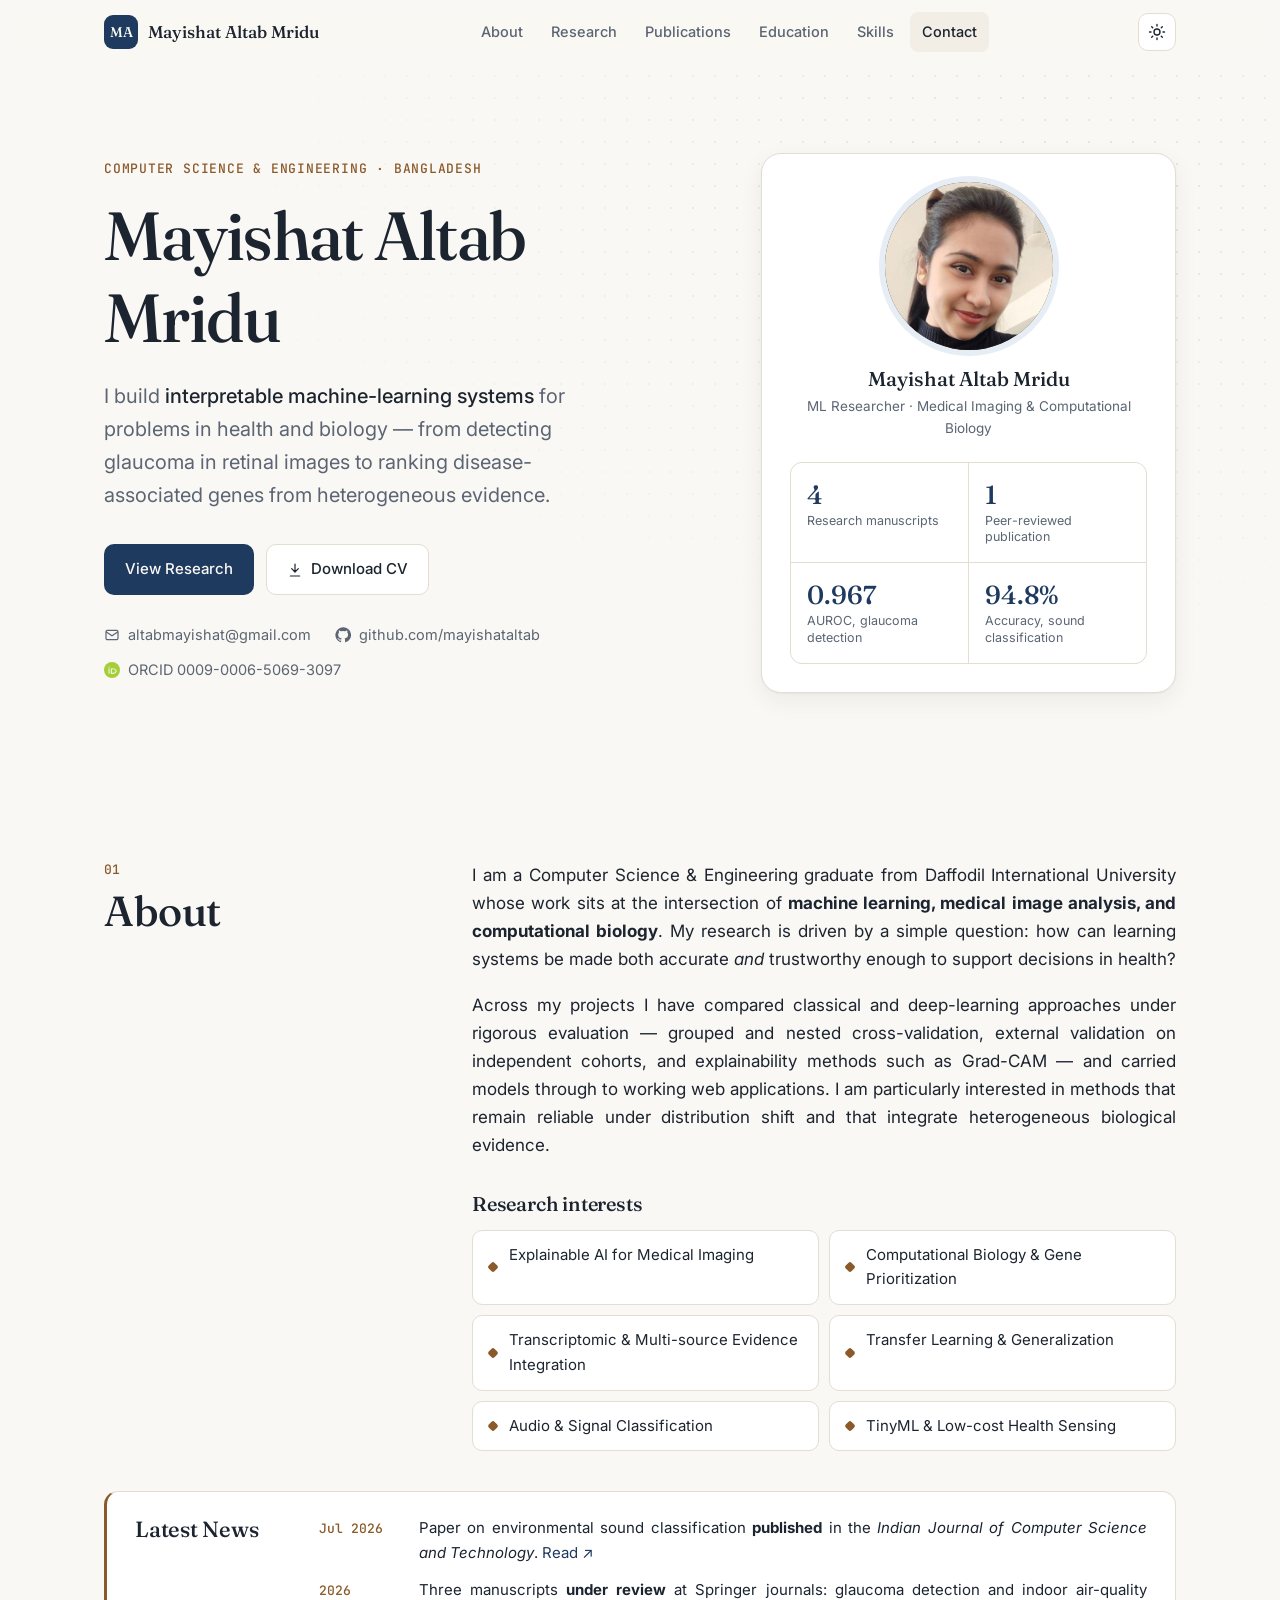
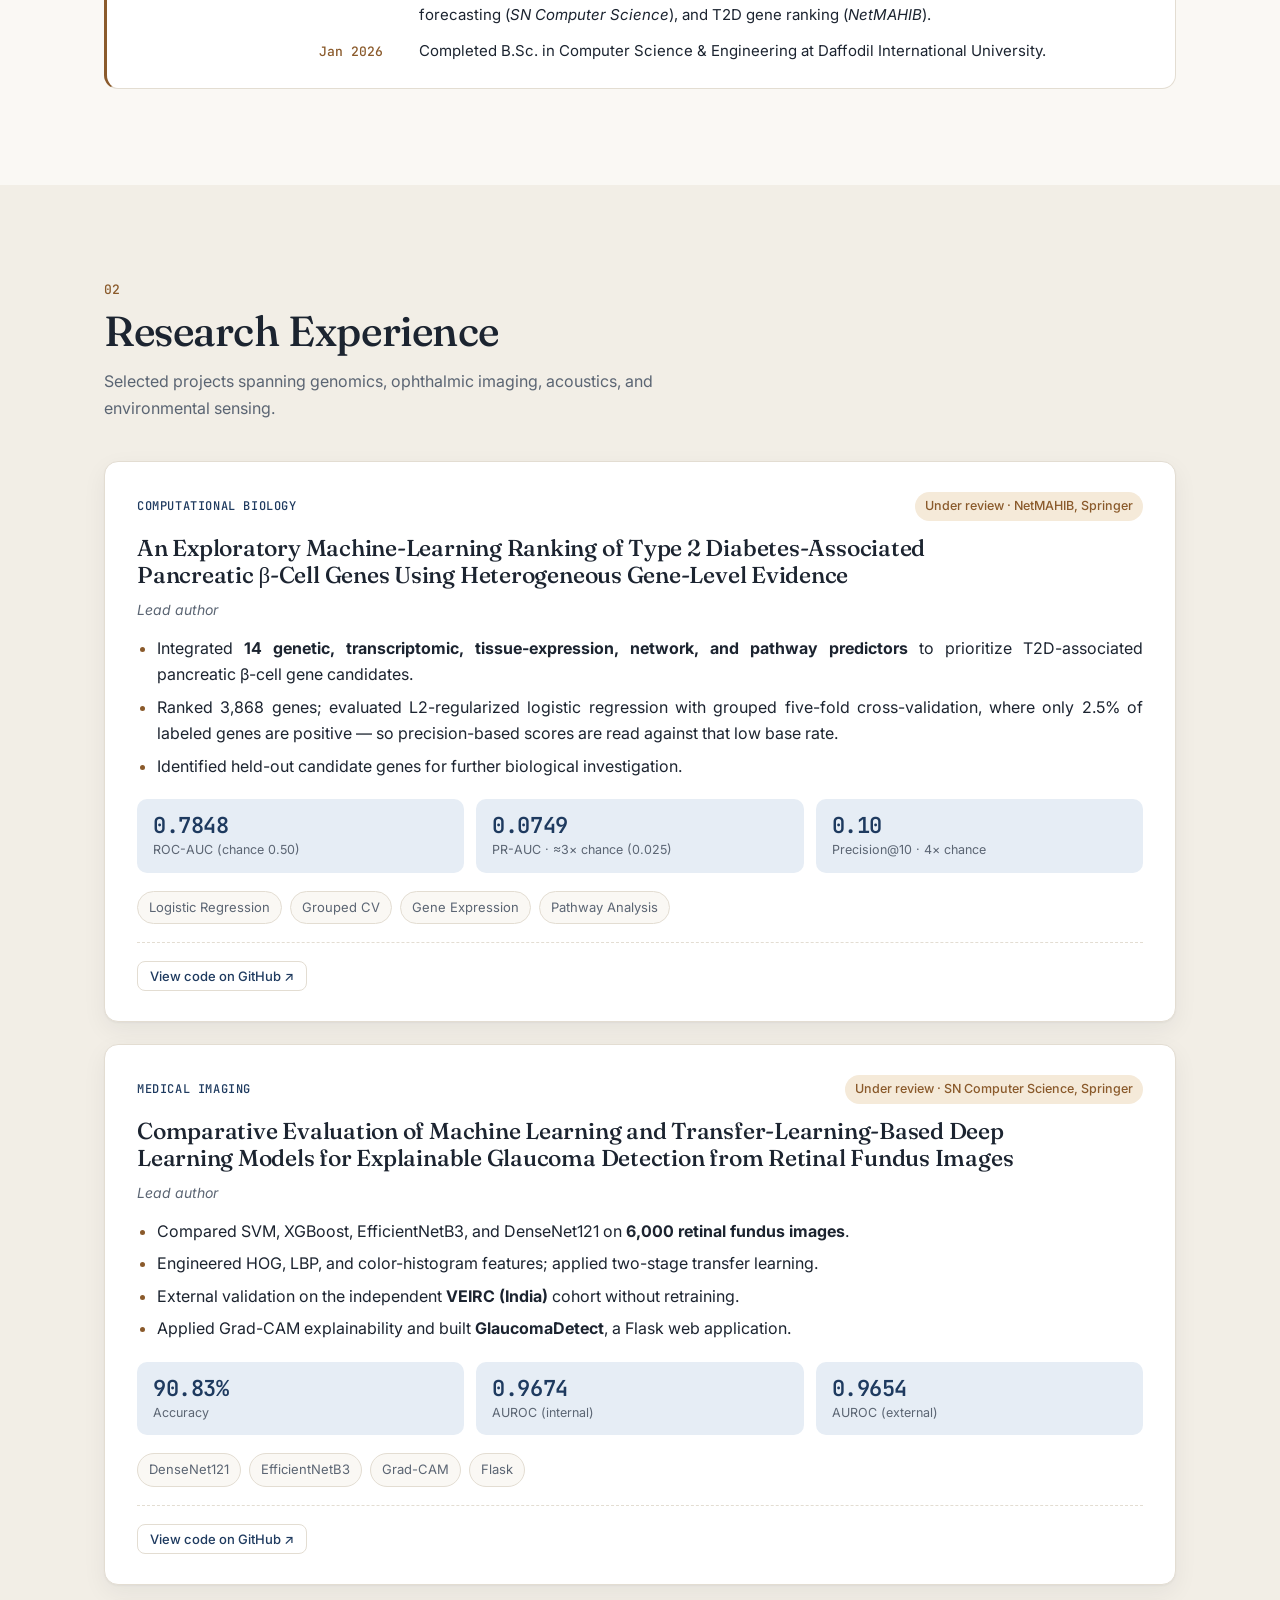
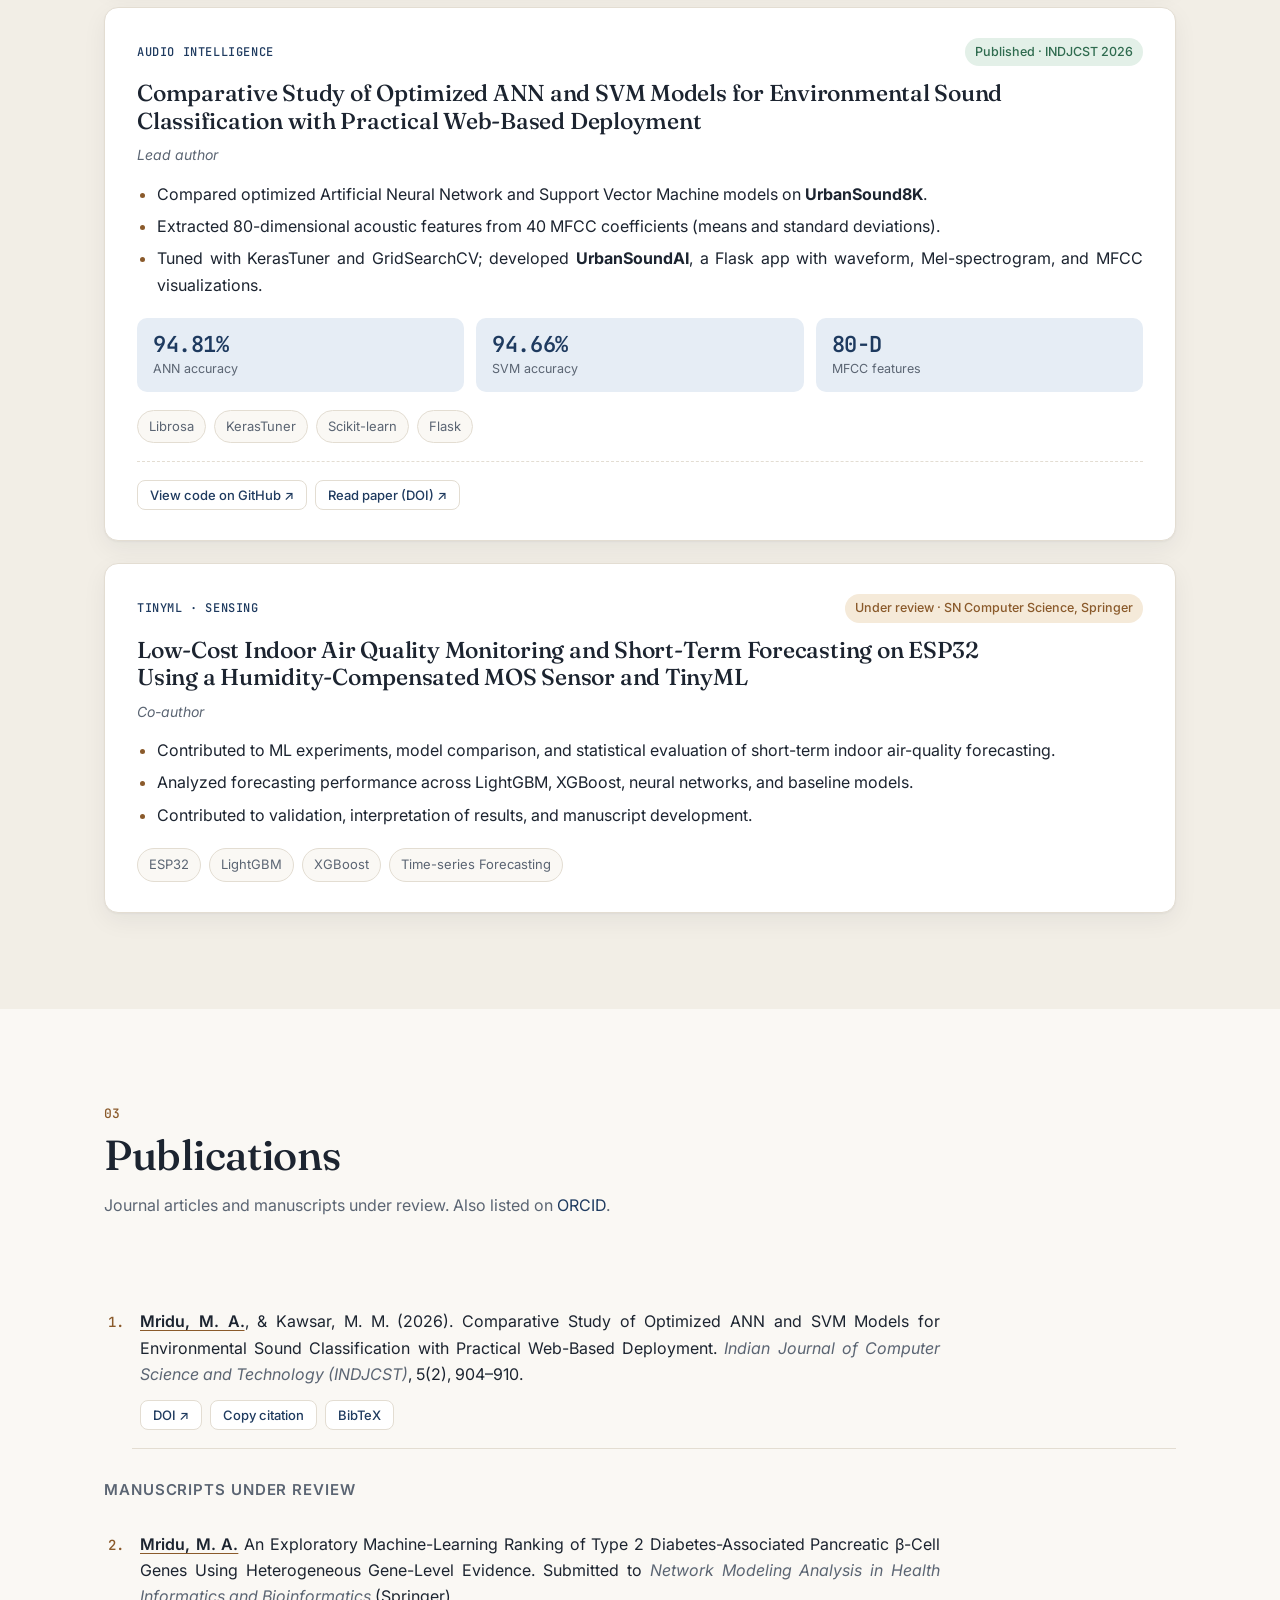
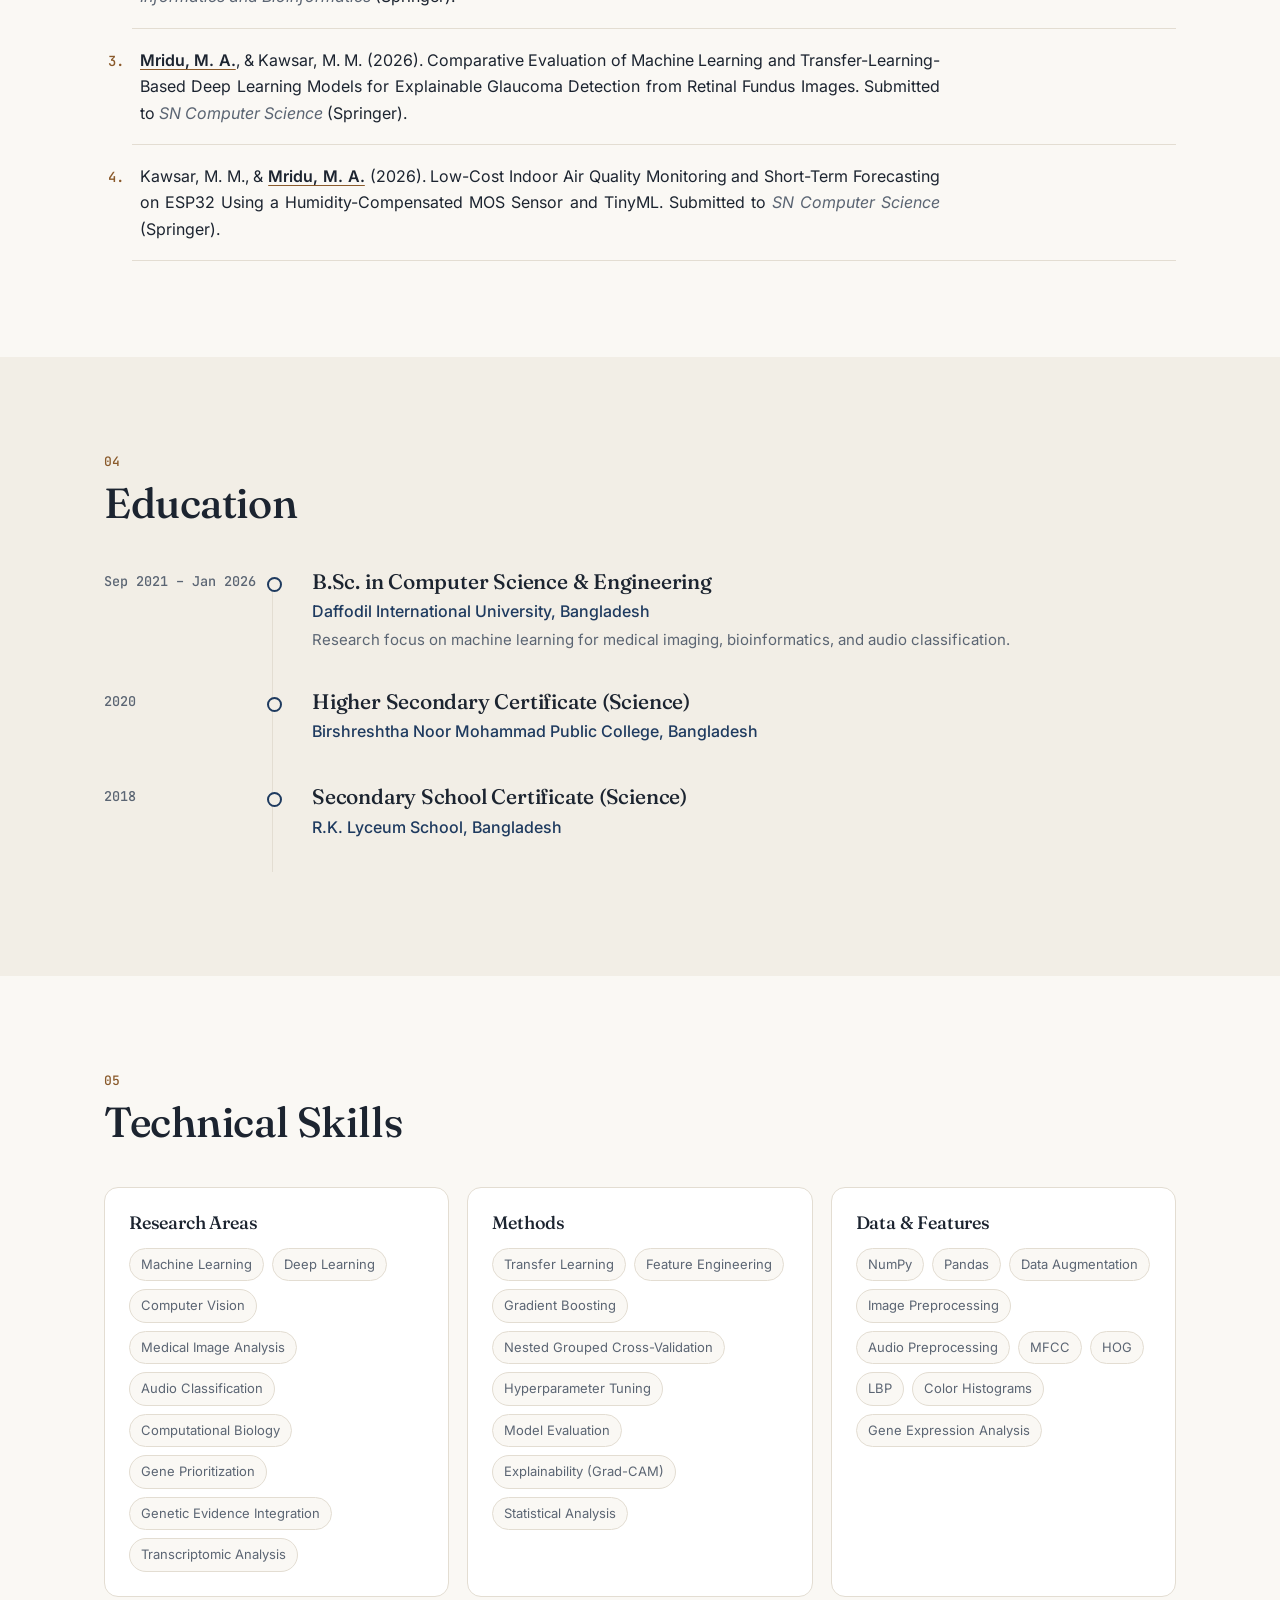
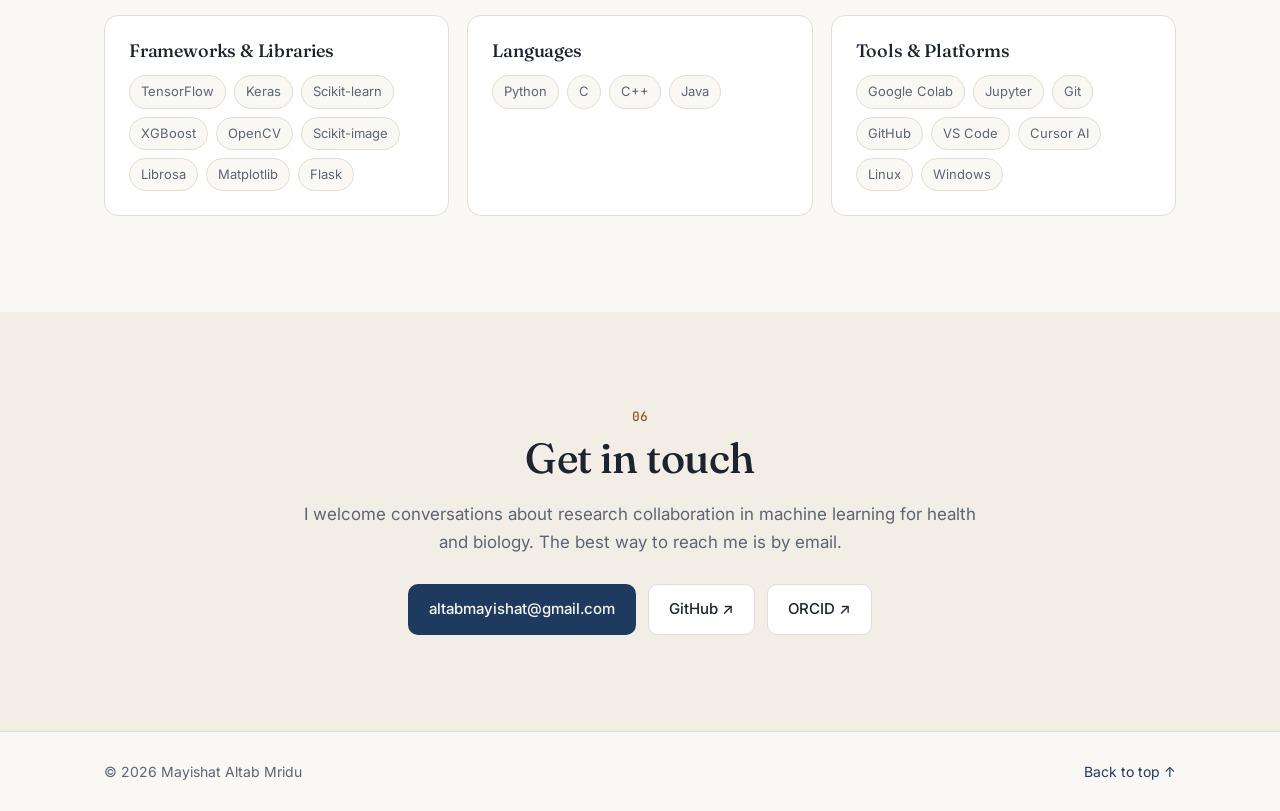
<file: index.html>
<!DOCTYPE html>
<html lang="en">
<head>
  <meta charset="UTF-8" />
  <meta name="viewport" content="width=device-width, initial-scale=1.0" />
  <title>Mayishat Altab Mridu — Machine Learning & Computational Biology Researcher</title>
  <meta name="description" content="Mayishat Altab Mridu — Computer Science researcher working on machine learning for medical image analysis, computational biology, and audio classification." />
  <meta name="author" content="Mayishat Altab Mridu" />
  <meta property="og:title" content="Mayishat Altab Mridu — Researcher" />
  <meta property="og:description" content="Machine learning for medical imaging, computational biology, and audio intelligence." />
  <meta property="og:type" content="website" />
  <meta property="og:image" content="https://mayishataltab.github.io/assets/og-image.jpg" />
  <meta property="og:image:width" content="1200" />
  <meta property="og:image:height" content="630" />
  <meta name="twitter:card" content="summary_large_image" />
  <meta name="twitter:title" content="Mayishat Altab Mridu — Researcher" />
  <meta name="twitter:description" content="Machine learning for medical imaging, computational biology, and audio intelligence." />
  <meta name="twitter:image" content="https://mayishataltab.github.io/assets/og-image.jpg" />
  <link rel="icon" href="data:image/svg+xml,<svg xmlns='http://www.w3.org/2000/svg' viewBox='0 0 64 64'><rect width='64' height='64' rx='14' fill='%231e3a5f'/><text x='50%' y='54%' dominant-baseline='middle' text-anchor='middle' font-family='Georgia,serif' font-size='30' fill='%23f4efe6'>MA</text></svg>" />
  <link rel="canonical" href="https://mayishataltab.github.io/" />
  <meta name="theme-color" content="#1e3a5f" />
  <link rel="preconnect" href="https://fonts.googleapis.com" />
  <link rel="preconnect" href="https://fonts.gstatic.com" crossorigin />
  <link rel="preload" as="image" href="assets/profile.jpg" />
  <link href="https://fonts.googleapis.com/css2?family=Fraunces:opsz,wght@9..144,500&family=Inter:wght@400;500;600&family=JetBrains+Mono:wght@500;600&display=swap" rel="stylesheet" />
  <script type="application/ld+json">
  {
    "@context": "https://schema.org",
    "@type": "Person",
    "name": "Mayishat Altab Mridu",
    "url": "https://mayishataltab.github.io/",
    "image": "https://mayishataltab.github.io/assets/profile.jpg",
    "email": "mailto:altabmayishat@gmail.com",
    "jobTitle": "Machine Learning Researcher",
    "description": "Computer Science researcher working on machine learning for medical image analysis, computational biology, and audio classification.",
    "alumniOf": {
      "@type": "CollegeOrUniversity",
      "name": "Daffodil International University",
      "address": { "@type": "PostalAddress", "addressCountry": "BD" }
    },
    "knowsAbout": [
      "Machine Learning", "Deep Learning", "Medical Image Analysis", "Explainable AI",
      "Computational Biology", "Gene Prioritization", "Transcriptomic Analysis",
      "Audio Classification", "Transfer Learning", "TinyML"
    ],
    "sameAs": [
      "https://orcid.org/0009-0006-5069-3097",
      "https://github.com/mayishataltab"
    ]
  }
  </script>
  <link rel="stylesheet" href="styles.css" />
  <script>
    try { var t = localStorage.getItem('theme'); if (t) document.documentElement.setAttribute('data-theme', t); } catch (e) {}
  </script>
</head>
<body>
  <a class="skip" href="#main">Skip to content</a>

  <header class="nav" id="top">
    <div class="container nav-inner">
      <a href="#top" class="brand" aria-label="Home">
        <span class="brand-mark">MA</span>
        <span class="brand-name">Mayishat Altab Mridu</span>
      </a>
      <nav aria-label="Primary">
        <ul class="nav-links" id="navLinks">
          <li><a href="#about">About</a></li>
          <li><a href="#research">Research</a></li>
          <li><a href="#publications">Publications</a></li>
          <li><a href="#education">Education</a></li>
          <li><a href="#skills">Skills</a></li>
          <li><a href="#contact">Contact</a></li>
        </ul>
      </nav>
      <div class="nav-actions">
        <button class="icon-btn" id="themeToggle" aria-label="Toggle dark mode" title="Toggle theme">
          <svg class="i-sun" viewBox="0 0 24 24" width="18" height="18" fill="none" stroke="currentColor" stroke-width="1.8" stroke-linecap="round"><circle cx="12" cy="12" r="4"/><path d="M12 2v2M12 20v2M4.9 4.9l1.4 1.4M17.7 17.7l1.4 1.4M2 12h2M20 12h2M4.9 19.1l1.4-1.4M17.7 6.3l1.4-1.4"/></svg>
          <svg class="i-moon" viewBox="0 0 24 24" width="18" height="18" fill="none" stroke="currentColor" stroke-width="1.8" stroke-linecap="round" stroke-linejoin="round"><path d="M21 12.8A9 9 0 1 1 11.2 3a7 7 0 0 0 9.8 9.8z"/></svg>
        </button>
        <button class="icon-btn menu-btn" id="menuBtn" aria-label="Open menu" aria-expanded="false" aria-controls="navLinks">
          <svg viewBox="0 0 24 24" width="20" height="20" fill="none" stroke="currentColor" stroke-width="1.8" stroke-linecap="round"><path d="M4 7h16M4 12h16M4 17h16"/></svg>
        </button>
      </div>
    </div>
  </header>

  <main id="main">
    <!-- HERO -->
    <section class="hero">
      <div class="container hero-grid">
        <div class="hero-text reveal">
          <p class="eyebrow">Computer Science &amp; Engineering · Bangladesh</p>
          <h1>Mayishat Altab Mridu</h1>
          <p class="lede">
            I build <em>interpretable machine-learning systems</em> for problems in health and biology —
            from detecting glaucoma in retinal images to ranking disease-associated genes from heterogeneous evidence.
          </p>
          <div class="hero-cta">
            <a class="btn btn-primary" href="#research">View Research</a>
            <a class="btn btn-ghost" href="assets/Mayishat_Altab_Mridu_CV.pdf" target="_blank" rel="noopener">
              <svg viewBox="0 0 24 24" width="16" height="16" fill="none" stroke="currentColor" stroke-width="1.8" stroke-linecap="round" stroke-linejoin="round"><path d="M12 3v12M7 10l5 5 5-5M5 21h14"/></svg>
              Download CV
            </a>
          </div>
          <ul class="hero-links">
            <li><a href="mailto:altabmayishat@gmail.com">
              <svg viewBox="0 0 24 24" width="16" height="16" fill="none" stroke="currentColor" stroke-width="1.8"><rect x="3" y="5" width="18" height="14" rx="2"/><path d="m3 7 9 6 9-6"/></svg>
              altabmayishat@gmail.com</a></li>
            <li><a href="https://github.com/mayishataltab" target="_blank" rel="noopener">
              <svg viewBox="0 0 24 24" width="16" height="16" fill="currentColor"><path d="M12 .5a11.5 11.5 0 0 0-3.6 22.4c.6.1.8-.3.8-.6v-2c-3.2.7-3.9-1.5-3.9-1.5-.5-1.3-1.3-1.7-1.3-1.7-1-.7.1-.7.1-.7 1.2.1 1.8 1.2 1.8 1.2 1 1.8 2.8 1.3 3.5 1 .1-.8.4-1.3.7-1.6-2.6-.3-5.3-1.3-5.3-5.7 0-1.3.5-2.3 1.2-3.1-.1-.3-.5-1.5.1-3.1 0 0 1-.3 3.2 1.2a11 11 0 0 1 5.8 0c2.2-1.5 3.2-1.2 3.2-1.2.6 1.6.2 2.8.1 3.1.8.8 1.2 1.9 1.2 3.1 0 4.4-2.7 5.4-5.3 5.7.4.4.8 1.1.8 2.2v3.2c0 .3.2.7.8.6A11.5 11.5 0 0 0 12 .5z"/></svg>
              github.com/mayishataltab</a></li>
            <li><a href="https://orcid.org/0009-0006-5069-3097" target="_blank" rel="noopener">
              <svg class="orcid" viewBox="0 0 24 24" width="16" height="16" aria-hidden="true"><circle cx="12" cy="12" r="12" fill="#a6ce39"/><path fill="#fff" d="M7.6 6.6a.9.9 0 1 1 0 1.8.9.9 0 0 1 0-1.8zM6.9 9.6h1.4v8H6.9zM10.3 9.6h3.6c3.5 0 5 2.5 5 4s-1.5 4-5 4h-3.6zm1.4 1.3v5.4h2.2c2.6 0 3.6-1.5 3.6-2.7s-1-2.7-3.6-2.7z"/></svg>
              ORCID 0009-0006-5069-3097</a></li>
          </ul>
        </div>

        <aside class="hero-card reveal" aria-label="Research snapshot">
          <div class="portrait">
            <img src="assets/profile.jpg" alt="Portrait of Mayishat Altab Mridu" width="400" height="400" decoding="async" fetchpriority="high" />
          </div>
          <p class="card-name">Mayishat Altab Mridu</p>
          <p class="card-role">ML Researcher · Medical Imaging &amp; Computational Biology</p>
          <dl class="stats">
            <div><dt>4</dt><dd>Research manuscripts</dd></div>
            <div><dt>1</dt><dd>Peer-reviewed publication</dd></div>
            <div><dt>0.967</dt><dd>AUROC, glaucoma detection</dd></div>
            <div><dt>94.8%</dt><dd>Accuracy, sound classification</dd></div>
          </dl>
        </aside>
      </div>
    </section>

    <!-- ABOUT -->
    <section id="about" class="section">
      <div class="container two-col">
        <div class="section-head reveal">
          <span class="num">01</span>
          <h2>About</h2>
        </div>
        <div class="reveal">
          <p class="prose">
            I am a Computer Science &amp; Engineering graduate from Daffodil International University whose work sits at
            the intersection of <strong>machine learning, medical image analysis, and computational biology</strong>.
            My research is driven by a simple question: how can learning systems be made both accurate
            <em>and</em> trustworthy enough to support decisions in health?
          </p>
          <p class="prose">
            Across my projects I have compared classical and deep-learning approaches under rigorous evaluation —
            grouped and nested cross-validation, external validation on independent cohorts, and explainability methods
            such as Grad-CAM — and carried models through to working web applications. I am particularly interested in
            methods that remain reliable under distribution shift and that integrate heterogeneous biological evidence.
          </p>

          <h3 class="sub">Research interests</h3>
          <ul class="interests">
            <li>Explainable AI for Medical Imaging</li>
            <li>Computational Biology &amp; Gene Prioritization</li>
            <li>Transcriptomic &amp; Multi-source Evidence Integration</li>
            <li>Transfer Learning &amp; Generalization</li>
            <li>Audio &amp; Signal Classification</li>
            <li>TinyML &amp; Low-cost Health Sensing</li>
          </ul>
        </div>
      </div>
    </section>

    <!-- NEWS -->
    <section class="news" aria-labelledby="newsTitle">
      <div class="container">
        <div class="news-card reveal">
          <h2 id="newsTitle" class="news-title">Latest News</h2>
          <ul class="news-list">
            <li>
              <time datetime="2026-07">Jul 2026</time>
              <p>Paper on environmental sound classification <strong>published</strong> in the <i>Indian Journal of Computer Science and Technology</i>. <a href="https://doi.org/10.59256/indjcst.20260502098" target="_blank" rel="noopener">Read ↗</a></p>
            </li>
            <li>
              <time datetime="2026">2026</time>
              <p>Three manuscripts <strong>under review</strong> at Springer journals: glaucoma detection and indoor air-quality forecasting (<i>SN Computer Science</i>), and T2D gene ranking (<i>NetMAHIB</i>).</p>
            </li>
            <li>
              <time datetime="2026-01">Jan 2026</time>
              <p>Completed B.Sc. in Computer Science &amp; Engineering at Daffodil International University.</p>
            </li>
          </ul>
        </div>
      </div>
    </section>

    <!-- RESEARCH -->
    <section id="research" class="section alt">
      <div class="container">
        <div class="section-head reveal">
          <span class="num">02</span>
          <h2>Research Experience</h2>
          <p class="section-intro">Selected projects spanning genomics, ophthalmic imaging, acoustics, and environmental sensing.</p>
        </div>

        <div class="research-list">
          <article class="project reveal">
            <div class="project-meta">
              <span class="tag tag-bio">Computational Biology</span>
              <span class="status review">Under review · NetMAHIB, Springer</span>
            </div>
            <h3>An Exploratory Machine-Learning Ranking of Type 2 Diabetes-Associated Pancreatic β-Cell Genes Using Heterogeneous Gene-Level Evidence</h3>
            <p class="role">Lead author</p>
            <ul class="bullets">
              <li>Integrated <strong>14 genetic, transcriptomic, tissue-expression, network, and pathway predictors</strong> to prioritize T2D-associated pancreatic β-cell gene candidates.</li>
              <li>Ranked 3,868 genes; evaluated L2-regularized logistic regression with grouped five-fold cross-validation, where only 2.5% of labeled genes are positive — so precision-based scores are read against that low base rate.</li>
              <li>Identified held-out candidate genes for further biological investigation.</li>
            </ul>
            <div class="metrics">
              <div><b>0.7848</b><span>ROC-AUC (chance 0.50)</span></div>
              <div><b>0.0749</b><span>PR-AUC · ≈3× chance (0.025)</span></div>
              <div><b>0.10</b><span>Precision@10 · 4× chance</span></div>
            </div>
            <div class="chips"><span>Logistic Regression</span><span>Grouped CV</span><span>Gene Expression</span><span>Pathway Analysis</span></div>
            <div class="project-links"><a class="pill" href="https://github.com/mayishataltab/T2D-Gene" target="_blank" rel="noopener">View code on GitHub ↗</a></div>
          </article>

          <article class="project reveal">
            <div class="project-meta">
              <span class="tag tag-med">Medical Imaging</span>
              <span class="status review">Under review · SN Computer Science, Springer</span>
            </div>
            <h3>Comparative Evaluation of Machine Learning and Transfer-Learning-Based Deep Learning Models for Explainable Glaucoma Detection from Retinal Fundus Images</h3>
            <p class="role">Lead author</p>
            <ul class="bullets">
              <li>Compared SVM, XGBoost, EfficientNetB3, and DenseNet121 on <strong>6,000 retinal fundus images</strong>.</li>
              <li>Engineered HOG, LBP, and color-histogram features; applied two-stage transfer learning.</li>
              <li>External validation on the independent <strong>VEIRC (India)</strong> cohort without retraining.</li>
              <li>Applied Grad-CAM explainability and built <strong>GlaucomaDetect</strong>, a Flask web application.</li>
            </ul>
            <div class="metrics">
              <div><b>90.83%</b><span>Accuracy</span></div>
              <div><b>0.9674</b><span>AUROC (internal)</span></div>
              <div><b>0.9654</b><span>AUROC (external)</span></div>
            </div>
            <div class="chips"><span>DenseNet121</span><span>EfficientNetB3</span><span>Grad-CAM</span><span>Flask</span></div>
            <div class="project-links"><a class="pill" href="https://github.com/mayishataltab/Glaucoma-Detection" target="_blank" rel="noopener">View code on GitHub ↗</a></div>
          </article>

          <article class="project reveal">
            <div class="project-meta">
              <span class="tag tag-audio">Audio Intelligence</span>
              <span class="status published">Published · INDJCST 2026</span>
            </div>
            <h3>Comparative Study of Optimized ANN and SVM Models for Environmental Sound Classification with Practical Web-Based Deployment</h3>
            <p class="role">Lead author</p>
            <ul class="bullets">
              <li>Compared optimized Artificial Neural Network and Support Vector Machine models on <strong>UrbanSound8K</strong>.</li>
              <li>Extracted 80-dimensional acoustic features from 40 MFCC coefficients (means and standard deviations).</li>
              <li>Tuned with KerasTuner and GridSearchCV; developed <strong>UrbanSoundAI</strong>, a Flask app with waveform, Mel-spectrogram, and MFCC visualizations.</li>
            </ul>
            <div class="metrics">
              <div><b>94.81%</b><span>ANN accuracy</span></div>
              <div><b>94.66%</b><span>SVM accuracy</span></div>
              <div><b>80-D</b><span>MFCC features</span></div>
            </div>
            <div class="chips"><span>Librosa</span><span>KerasTuner</span><span>Scikit-learn</span><span>Flask</span></div>
            <div class="project-links">
              <a class="pill" href="https://github.com/mayishataltab/Urbansound" target="_blank" rel="noopener">View code on GitHub ↗</a>
              <a class="pill" href="https://doi.org/10.59256/indjcst.20260502098" target="_blank" rel="noopener">Read paper (DOI) ↗</a>
            </div>
          </article>

          <article class="project reveal">
            <div class="project-meta">
              <span class="tag tag-env">TinyML · Sensing</span>
              <span class="status review">Under review · SN Computer Science, Springer</span>
            </div>
            <h3>Low-Cost Indoor Air Quality Monitoring and Short-Term Forecasting on ESP32 Using a Humidity-Compensated MOS Sensor and TinyML</h3>
            <p class="role">Co-author</p>
            <ul class="bullets">
              <li>Contributed to ML experiments, model comparison, and statistical evaluation of short-term indoor air-quality forecasting.</li>
              <li>Analyzed forecasting performance across LightGBM, XGBoost, neural networks, and baseline models.</li>
              <li>Contributed to validation, interpretation of results, and manuscript development.</li>
            </ul>
            <div class="chips"><span>ESP32</span><span>LightGBM</span><span>XGBoost</span><span>Time-series Forecasting</span></div>
          </article>
        </div>
      </div>
    </section>

    <!-- PUBLICATIONS -->
    <section id="publications" class="section">
      <div class="container">
        <div class="section-head reveal">
          <span class="num">03</span>
          <h2>Publications</h2>
          <p class="section-intro">Journal articles and manuscripts under review. Also listed on <a href="https://orcid.org/0009-0006-5069-3097" target="_blank" rel="noopener">ORCID</a>.</p>
        </div>

        <h3 class="pub-group reveal">Journal Articles</h3>
        <ol class="pubs reveal">
          <li class="pub">
            <p class="pub-cite">
              <span class="me">Mridu, M. A.</span>, &amp; Kawsar, M. M. (2026).
              Comparative Study of Optimized ANN and SVM Models for Environmental Sound Classification with Practical Web-Based Deployment.
              <i>Indian Journal of Computer Science and Technology (INDJCST)</i>, 5(2), 904–910.
            </p>
            <div class="pub-actions">
              <a class="pill" href="https://doi.org/10.59256/indjcst.20260502098" target="_blank" rel="noopener">DOI ↗</a>
              <button class="pill copy" data-cite="Mridu, M. A., & Kawsar, M. M. (2026). Comparative Study of Optimized ANN and SVM Models for Environmental Sound Classification with Practical Web-Based Deployment. Indian Journal of Computer Science and Technology (INDJCST), 5(2), 904–910. https://doi.org/10.59256/indjcst.20260502098">Copy citation</button>
              <button class="pill copy" data-msg="BibTeX copied" data-cite="@article{mridu2026sound,&#10;  author  = {Mridu, Mayishat Altab and Kawsar, Md Masum},&#10;  title   = {Comparative Study of Optimized {ANN} and {SVM} Models for Environmental Sound Classification with Practical Web-Based Deployment},&#10;  journal = {Indian Journal of Computer Science and Technology},&#10;  volume  = {5},&#10;  number  = {2},&#10;  pages   = {904--910},&#10;  year    = {2026},&#10;  doi     = {10.59256/indjcst.20260502098}&#10;}">BibTeX</button>
            </div>
          </li>
        </ol>

        <h3 class="pub-group reveal">Manuscripts Under Review</h3>
        <ol class="pubs reveal" start="2">
          <li class="pub">
            <p class="pub-cite">
              <span class="me">Mridu, M. A.</span> An Exploratory Machine-Learning Ranking of Type 2 Diabetes-Associated Pancreatic β-Cell Genes Using Heterogeneous Gene-Level Evidence.
              Submitted to <i>Network Modeling Analysis in Health Informatics and Bioinformatics</i> (Springer).
            </p>
          </li>
          <li class="pub">
            <p class="pub-cite">
              <span class="me">Mridu, M. A.</span>, &amp; Kawsar, M. M. (2026). Comparative Evaluation of Machine Learning and Transfer-Learning-Based Deep Learning Models for Explainable Glaucoma Detection from Retinal Fundus Images.
              Submitted to <i>SN Computer Science</i> (Springer).
            </p>
          </li>
          <li class="pub">
            <p class="pub-cite">
              Kawsar, M. M., &amp; <span class="me">Mridu, M. A.</span> (2026). Low-Cost Indoor Air Quality Monitoring and Short-Term Forecasting on ESP32 Using a Humidity-Compensated MOS Sensor and TinyML.
              Submitted to <i>SN Computer Science</i> (Springer).
            </p>
          </li>
        </ol>
      </div>
    </section>

    <!-- EDUCATION -->
    <section id="education" class="section alt">
      <div class="container">
        <div class="section-head reveal">
          <span class="num">04</span>
          <h2>Education</h2>
        </div>
        <ol class="timeline">
          <li class="reveal">
            <span class="when">Sep 2021 – Jan 2026</span>
            <div>
              <h3>B.Sc. in Computer Science &amp; Engineering</h3>
              <p class="where">Daffodil International University, Bangladesh</p>
              <p class="note">Research focus on machine learning for medical imaging, bioinformatics, and audio classification.</p>
            </div>
          </li>
          <li class="reveal">
            <span class="when">2020</span>
            <div>
              <h3>Higher Secondary Certificate (Science)</h3>
              <p class="where">Birshreshtha Noor Mohammad Public College, Bangladesh</p>
            </div>
          </li>
          <li class="reveal">
            <span class="when">2018</span>
            <div>
              <h3>Secondary School Certificate (Science)</h3>
              <p class="where">R.K. Lyceum School, Bangladesh</p>
            </div>
          </li>
        </ol>
      </div>
    </section>

    <!-- SKILLS -->
    <section id="skills" class="section">
      <div class="container">
        <div class="section-head reveal">
          <span class="num">05</span>
          <h2>Technical Skills</h2>
        </div>
        <div class="skills-grid">
          <div class="skill-card reveal">
            <h3>Research Areas</h3>
            <div class="chips">
              <span>Machine Learning</span><span>Deep Learning</span><span>Computer Vision</span><span>Medical Image Analysis</span>
              <span>Audio Classification</span><span>Computational Biology</span><span>Gene Prioritization</span>
              <span>Genetic Evidence Integration</span><span>Transcriptomic Analysis</span>
            </div>
          </div>
          <div class="skill-card reveal">
            <h3>Methods</h3>
            <div class="chips">
              <span>Transfer Learning</span><span>Feature Engineering</span><span>Gradient Boosting</span>
              <span>Nested Grouped Cross-Validation</span><span>Hyperparameter Tuning</span><span>Model Evaluation</span>
              <span>Explainability (Grad-CAM)</span><span>Statistical Analysis</span>
            </div>
          </div>
          <div class="skill-card reveal">
            <h3>Data &amp; Features</h3>
            <div class="chips">
              <span>NumPy</span><span>Pandas</span><span>Data Augmentation</span><span>Image Preprocessing</span>
              <span>Audio Preprocessing</span><span>MFCC</span><span>HOG</span><span>LBP</span><span>Color Histograms</span><span>Gene Expression Analysis</span>
            </div>
          </div>
          <div class="skill-card reveal">
            <h3>Frameworks &amp; Libraries</h3>
            <div class="chips">
              <span>TensorFlow</span><span>Keras</span><span>Scikit-learn</span><span>XGBoost</span><span>OpenCV</span>
              <span>Scikit-image</span><span>Librosa</span><span>Matplotlib</span><span>Flask</span>
            </div>
          </div>
          <div class="skill-card reveal">
            <h3>Languages</h3>
            <div class="chips"><span>Python</span><span>C</span><span>C++</span><span>Java</span></div>
          </div>
          <div class="skill-card reveal">
            <h3>Tools &amp; Platforms</h3>
            <div class="chips">
              <span>Google Colab</span><span>Jupyter</span><span>Git</span><span>GitHub</span><span>VS Code</span><span>Cursor AI</span><span>Linux</span><span>Windows</span>
            </div>
          </div>
        </div>
      </div>
    </section>

    <!-- CONTACT -->
    <section id="contact" class="section contact">
      <div class="container contact-inner reveal">
        <span class="num">06</span>
        <h2>Get in touch</h2>
        <p class="prose center">
          I welcome conversations about research collaboration in machine learning for health and biology.
          The best way to reach me is by email.
        </p>
        <div class="hero-cta center">
          <a class="btn btn-primary" href="mailto:altabmayishat@gmail.com">altabmayishat@gmail.com</a>
          <a class="btn btn-ghost" href="https://github.com/mayishataltab" target="_blank" rel="noopener">GitHub ↗</a>
          <a class="btn btn-ghost" href="https://orcid.org/0009-0006-5069-3097" target="_blank" rel="noopener">ORCID ↗</a>
        </div>
      </div>
    </section>
  </main>

  <footer class="footer">
    <div class="container footer-inner">
      <p>© <span id="year">2026</span> Mayishat Altab Mridu</p>
      <a href="#top">Back to top ↑</a>
    </div>
  </footer>

  <div class="toast" id="toast" role="status" aria-live="polite"></div>
  <script src="script.js"></script>
</body>
</html>
</file>
<file: styles.css>
:root {
  --bg: #faf8f4;
  --bg-alt: #f2eee6;
  --surface: #ffffff;
  --text: #1c2430;
  --muted: #5b6573;
  --line: #e3ddd2;
  --accent: #1e3a5f;
  --accent-2: #8a5a2b;
  --accent-soft: #e6edf5;
  --ok: #2f6b4f;
  --ok-soft: #e3f0e8;
  --warn: #8a5a2b;
  --warn-soft: #f5ead9;
  --shadow: 0 1px 2px rgba(20, 30, 45, .04), 0 8px 24px rgba(20, 30, 45, .06);
  --radius: 14px;
  --serif: "Fraunces", Georgia, "Times New Roman", serif;
  --sans: "Inter", system-ui, -apple-system, "Segoe UI", Roboto, sans-serif;
  --mono: "JetBrains Mono", ui-monospace, Consolas, monospace;
  color-scheme: light;
}

@media (prefers-color-scheme: dark) {
  :root:not([data-theme="light"]) {
    --bg: #0f141b; --bg-alt: #131a23; --surface: #18202b; --text: #e6e9ee; --muted: #9aa4b2;
    --line: #26303d; --accent: #8fb4e0; --accent-2: #d8a873; --accent-soft: #1c2a3c;
    --ok: #7fc9a2; --ok-soft: #173126; --warn: #e0b47e; --warn-soft: #33261a;
    --shadow: 0 1px 2px rgba(0,0,0,.3), 0 8px 24px rgba(0,0,0,.25);
    color-scheme: dark;
  }
}
:root[data-theme="dark"] {
  --bg: #0f141b; --bg-alt: #131a23; --surface: #18202b; --text: #e6e9ee; --muted: #9aa4b2;
  --line: #26303d; --accent: #8fb4e0; --accent-2: #d8a873; --accent-soft: #1c2a3c;
  --ok: #7fc9a2; --ok-soft: #173126; --warn: #e0b47e; --warn-soft: #33261a;
  --shadow: 0 1px 2px rgba(0,0,0,.3), 0 8px 24px rgba(0,0,0,.25);
  color-scheme: dark;
}

* { box-sizing: border-box; }
html { scroll-behavior: smooth; scroll-padding-top: 76px; }
body {
  margin: 0; background: var(--bg); color: var(--text);
  font: 400 16px/1.65 var(--sans); -webkit-font-smoothing: antialiased;
  transition: background .3s, color .3s;
}
img { max-width: 100%; display: block; }
a { color: var(--accent); text-decoration: none; }
a:hover { text-decoration: underline; text-underline-offset: 3px; }
h1, h2, h3 { font-family: var(--serif); font-weight: 500; line-height: 1.2; margin: 0; letter-spacing: -.01em; }
:focus-visible { outline: 2px solid var(--accent); outline-offset: 3px; border-radius: 4px; }

.container { width: 100%; max-width: 1120px; margin: 0 auto; padding: 0 24px; }
.skip { position: absolute; left: -999px; top: 8px; background: var(--accent); color: #fff; padding: 8px 14px; border-radius: 8px; z-index: 100; }
.skip:focus { left: 8px; }

/* NAV */
.nav {
  position: sticky; top: 0; z-index: 50;
  background: color-mix(in srgb, var(--bg) 85%, transparent);
  backdrop-filter: saturate(160%) blur(10px);
  border-bottom: 1px solid transparent; transition: border-color .3s;
}
.nav.scrolled { border-bottom-color: var(--line); }
.nav-inner { display: flex; align-items: center; justify-content: space-between; height: 64px; gap: 16px; }
.brand { display: flex; align-items: center; gap: 10px; color: var(--text); font-weight: 600; }
.brand:hover { text-decoration: none; }
.brand-mark {
  width: 34px; height: 34px; border-radius: 9px; display: grid; place-items: center;
  background: var(--accent); color: var(--bg); font: 500 14px var(--serif);
}
.brand-name { font-family: var(--serif); font-size: 17px; font-weight: 500; }
.nav-links { display: flex; gap: 4px; list-style: none; margin: 0; padding: 0; }
.nav-links a { display: block; padding: 8px 12px; border-radius: 8px; color: var(--muted); font-size: 14.5px; font-weight: 500; }
.nav-links a:hover, .nav-links a.active { color: var(--text); background: var(--bg-alt); text-decoration: none; }
.nav-actions { display: flex; gap: 6px; align-items: center; }
.icon-btn {
  width: 38px; height: 38px; border-radius: 10px; border: 1px solid var(--line);
  background: var(--surface); color: var(--text); display: grid; place-items: center; cursor: pointer;
}
.icon-btn:hover { border-color: var(--accent); }
.i-moon { display: none; }
:root[data-theme="dark"] .i-sun { display: none; }
:root[data-theme="dark"] .i-moon { display: block; }
@media (prefers-color-scheme: dark) {
  :root:not([data-theme="light"]) .i-sun { display: none; }
  :root:not([data-theme="light"]) .i-moon { display: block; }
}
.menu-btn { display: none; }

/* HERO */
.hero { padding: 88px 0 72px; position: relative; overflow: hidden; }
.hero::before {
  content: ""; position: absolute; inset: 0; pointer-events: none;
  background-image: radial-gradient(var(--line) 1px, transparent 1px);
  background-size: 22px 22px; mask-image: radial-gradient(ellipse at 80% 20%, #000 0%, transparent 60%);
  -webkit-mask-image: radial-gradient(ellipse at 80% 20%, #000 0%, transparent 60%); opacity: .8;
}
.hero-grid { display: grid; grid-template-columns: 1.45fr 1fr; gap: 56px; align-items: center; position: relative; }
.eyebrow { font: 500 13px var(--mono); letter-spacing: .06em; text-transform: uppercase; color: var(--accent-2); margin: 0 0 18px; }
.hero h1 { font-size: clamp(40px, 6vw, 68px); font-weight: 500; letter-spacing: -.025em; }
.lede { font-size: clamp(17px, 2vw, 20px); color: var(--muted); max-width: 40ch; margin: 22px 0 32px; }
.lede em { font-style: normal; color: var(--text); font-weight: 500; }
.hero-cta { display: flex; flex-wrap: wrap; gap: 12px; }
.hero-cta.center { justify-content: center; }
.btn {
  display: inline-flex; align-items: center; gap: 8px; padding: 12px 20px; border-radius: 10px;
  font-weight: 500; font-size: 15px; border: 1px solid transparent; transition: transform .15s, background .2s, border-color .2s;
}
.btn:hover { text-decoration: none; transform: translateY(-1px); }
.btn-primary { background: var(--accent); color: var(--bg); }
.btn-primary:hover { background: color-mix(in srgb, var(--accent) 88%, var(--text)); }
.btn-ghost { border-color: var(--line); color: var(--text); background: var(--surface); }
.btn-ghost:hover { border-color: var(--accent); }
.hero-links { list-style: none; padding: 0; margin: 28px 0 0; display: flex; flex-wrap: wrap; gap: 8px 24px; }
.hero-links a { display: inline-flex; align-items: center; gap: 8px; color: var(--muted); font-size: 14.5px; }
.hero-links a:hover { color: var(--accent); }

.hero-card {
  background: var(--surface); border: 1px solid var(--line); border-radius: 20px; padding: 28px;
  box-shadow: var(--shadow);
}
.portrait {
  width: 168px; height: 168px; border-radius: 50%; margin: 0 auto 16px;
  background: linear-gradient(135deg, var(--accent), color-mix(in srgb, var(--accent) 55%, var(--accent-2)));
  display: grid; place-items: center; overflow: hidden;
  box-shadow: 0 0 0 6px var(--accent-soft);
}
.portrait span { font: 500 40px var(--serif); color: var(--bg); }
.portrait img { width: 100%; height: 100%; object-fit: cover; }
.card-name { text-align: center; margin: 0; font: 500 20px var(--serif); }
.card-role { text-align: center; margin: 4px 0 22px; font-size: 13.5px; color: var(--muted); }
.stats { display: grid; grid-template-columns: 1fr 1fr; gap: 1px; margin: 0; background: var(--line); border-radius: 12px; overflow: hidden; border: 1px solid var(--line); }
.stats > div { background: var(--surface); padding: 16px; }
.stats dt { font: 500 26px var(--serif); color: var(--accent); }
.stats dd { margin: 2px 0 0; font-size: 12.5px; color: var(--muted); line-height: 1.35; }

/* NEWS */
.news { padding: 0 0 96px; }
#about { padding-bottom: 40px; }
.news-card {
  background: var(--surface); border: 1px solid var(--line); border-left: 3px solid var(--accent-2);
  border-radius: var(--radius); padding: 24px 28px; display: grid; grid-template-columns: 160px 1fr; gap: 24px;
}
.news-title { font-size: 22px; }
.news-list { list-style: none; margin: 0; padding: 0; display: grid; gap: 12px; }
.news-list li { display: grid; grid-template-columns: 84px 1fr; gap: 16px; align-items: baseline; }
.news-list time { font: 500 13px var(--mono); color: var(--accent-2); }
.news-list p { margin: 0; font-size: 15px; }
@media (max-width: 640px) {
  .news-card { grid-template-columns: 1fr; gap: 12px; padding: 20px; }
  .news-list li { grid-template-columns: 1fr; gap: 2px; }
}

/* SECTIONS */
.section { padding: 96px 0; }
.section.alt { background: var(--bg-alt); }
.section-head { margin-bottom: 40px; }
.num { font: 500 13px var(--mono); color: var(--accent-2); display: block; margin-bottom: 8px; }
.section-head h2, .contact h2 { font-size: clamp(30px, 4vw, 42px); }
.section-intro { color: var(--muted); margin: 12px 0 0; max-width: 60ch; }
.two-col { display: grid; grid-template-columns: 1fr 2.2fr; gap: 48px; }
.prose { font-size: 17px; margin: 0 0 18px; max-width: 68ch; }
.prose.center { margin: 16px auto 28px; text-align: center; color: var(--muted); }
.sub { font-size: 20px; margin: 32px 0 14px; }
.interests { list-style: none; padding: 0; margin: 0; display: grid; grid-template-columns: repeat(2, 1fr); gap: 10px; }
.interests li {
  padding: 12px 16px 12px 36px; border: 1px solid var(--line); border-radius: 10px; background: var(--surface);
  position: relative; font-size: 15px;
}
.interests li::before {
  content: ""; position: absolute; left: 16px; top: 50%; width: 8px; height: 8px; border-radius: 2px;
  background: var(--accent-2); transform: translateY(-50%) rotate(45deg);
}

/* RESEARCH */
.research-list { display: grid; gap: 22px; }
.project {
  background: var(--surface); border: 1px solid var(--line); border-radius: var(--radius); padding: 30px 32px;
  box-shadow: var(--shadow); transition: transform .2s, border-color .2s;
}
.project:hover { border-color: color-mix(in srgb, var(--accent) 40%, var(--line)); }
.project-meta { display: flex; flex-wrap: wrap; gap: 8px; align-items: center; justify-content: space-between; margin-bottom: 14px; }
.tag { font: 500 12px var(--mono); text-transform: uppercase; letter-spacing: .05em; color: var(--accent); }
.status { font-size: 12.5px; font-weight: 500; padding: 4px 10px; border-radius: 999px; }
.status.review { background: var(--warn-soft); color: var(--warn); }
.status.published { background: var(--ok-soft); color: var(--ok); }
.project h3 { font-size: clamp(19px, 2.2vw, 23px); max-width: 60ch; }
.role { margin: 8px 0 14px; color: var(--muted); font-size: 14px; font-style: italic; }
.bullets { margin: 0 0 20px; padding-left: 20px; color: var(--text); }
.bullets li { margin-bottom: 6px; }
.bullets li::marker { color: var(--accent-2); }
.metrics { display: flex; flex-wrap: wrap; gap: 12px; margin-bottom: 18px; }
.metrics div {
  flex: 1 1 140px; padding: 12px 16px; border-radius: 10px; background: var(--accent-soft);
  display: flex; flex-direction: column;
}
.metrics b { font: 600 22px var(--mono); color: var(--accent); letter-spacing: -.02em; }
.metrics span { font-size: 12.5px; color: var(--muted); }
.chips { display: flex; flex-wrap: wrap; gap: 8px; }
.chips span {
  font-size: 13px; padding: 5px 11px; border-radius: 999px; border: 1px solid var(--line);
  color: var(--muted); background: var(--bg);
}

.project-links { display: flex; flex-wrap: wrap; gap: 8px; margin-top: 18px; padding-top: 18px; border-top: 1px dashed var(--line); }
.hero-links .orcid { flex: none; }

/* PUBLICATIONS */
.pub-group { font-size: 15px; font-family: var(--sans); font-weight: 600; text-transform: uppercase; letter-spacing: .06em; color: var(--muted); margin: 32px 0 14px; }
.pubs { margin: 0; padding-left: 28px; }
.pub { padding: 18px 0 18px 8px; border-bottom: 1px solid var(--line); }
.pub::marker { font: 500 14px var(--mono); color: var(--accent-2); }
.pub-cite { margin: 0; font-size: 16px; max-width: 80ch; }
.pub-cite i { color: var(--muted); }
.me { font-weight: 600; text-decoration: underline; text-decoration-color: var(--accent-2); text-underline-offset: 3px; }
.pub-actions { display: flex; gap: 8px; margin-top: 12px; }
.pill {
  font: 500 13px var(--sans); padding: 6px 12px; border-radius: 8px; border: 1px solid var(--line);
  background: var(--surface); color: var(--accent); cursor: pointer;
}
.pill:hover { border-color: var(--accent); text-decoration: none; }

/* EDUCATION */
.timeline { list-style: none; margin: 0; padding: 0; position: relative; }
.timeline::before { content: ""; position: absolute; left: 168px; top: 8px; bottom: 8px; width: 1px; background: var(--line); }
.timeline li { display: grid; grid-template-columns: 168px 1fr; gap: 40px; padding: 0 0 36px; position: relative; }
.timeline li::after {
  content: ""; position: absolute; left: 163px; top: 8px; width: 11px; height: 11px; border-radius: 50%;
  background: var(--bg-alt); border: 2px solid var(--accent);
}
.when { font: 500 13.5px var(--mono); color: var(--muted); padding-top: 3px; }
.timeline h3 { font-size: 21px; }
.where { margin: 4px 0; color: var(--accent); font-weight: 500; }
.note { margin: 0; color: var(--muted); font-size: 15px; }

/* SKILLS */
.skills-grid { display: grid; grid-template-columns: repeat(3, 1fr); gap: 18px; }
.skill-card { background: var(--surface); border: 1px solid var(--line); border-radius: var(--radius); padding: 24px; }
.skill-card h3 { font-size: 18px; margin-bottom: 14px; }

/* CONTACT */
.contact { background: var(--bg-alt); }
.contact-inner { text-align: center; max-width: 720px; }

/* FOOTER */
.footer { border-top: 1px solid var(--line); padding: 28px 0; font-size: 14px; color: var(--muted); }
.footer-inner { display: flex; justify-content: space-between; align-items: center; gap: 12px; }
.footer p { margin: 0; }

/* TOAST */
.toast {
  position: fixed; bottom: 24px; left: 50%; transform: translate(-50%, 20px); opacity: 0;
  background: var(--text); color: var(--bg); padding: 10px 18px; border-radius: 10px; font-size: 14px;
  transition: opacity .25s, transform .25s; pointer-events: none; z-index: 100;
}
.toast.show { opacity: 1; transform: translate(-50%, 0); }

/* REVEAL */
.reveal { opacity: 0; transform: translateY(14px); transition: opacity .6s ease, transform .6s ease; }
.reveal.in { opacity: 1; transform: none; }
@media (prefers-reduced-motion: reduce) {
  html { scroll-behavior: auto; }
  .reveal { opacity: 1; transform: none; transition: none; }
}

/* RESPONSIVE */
@media (max-width: 960px) {
  .hero-grid { grid-template-columns: 1fr; gap: 40px; }
  .hero-card { max-width: 460px; }
  .two-col { grid-template-columns: 1fr; gap: 8px; }
  .skills-grid { grid-template-columns: repeat(2, 1fr); }
}
@media (max-width: 820px) {
  .menu-btn { display: grid; }
  .nav-links {
    position: absolute; top: 64px; left: 0; right: 0; flex-direction: column; gap: 0;
    background: var(--bg); border-bottom: 1px solid var(--line); padding: 8px 16px 16px;
    display: none;
  }
  .nav-links.open { display: flex; }
  .nav-links a { padding: 12px; }
}
@media (max-width: 640px) {
  .container { padding: 0 16px; }
  .brand-name { display: none; }
  .hero { padding: 56px 0 48px; }
  .section { padding: 64px 0; }
  .project { padding: 22px 20px; }
  .interests { grid-template-columns: 1fr; }
  .skills-grid { grid-template-columns: 1fr; }
  .timeline::before { left: 5px; }
  .timeline li { grid-template-columns: 1fr; gap: 4px; padding-left: 28px; }
  .timeline li::after { left: 0; }
  .pubs { padding-left: 22px; }
  .footer-inner { flex-direction: column; }
}

/* PRINT */
@media print {
  :root, :root[data-theme="dark"] {
    --bg: #fff; --bg-alt: #fff; --surface: #fff; --text: #111; --muted: #444; --line: #ccc;
    --accent: #1e3a5f; --accent-2: #6b4520; --accent-soft: #f1f4f8; --ok: #1f5a3d; --ok-soft: #fff; --warn: #6b4520; --warn-soft: #fff;
    --shadow: none; color-scheme: light;
  }
  @page { margin: 16mm 14mm; }
  body { font-size: 11pt; line-height: 1.45; background: #fff; }
  .nav, .skip, .toast, .hero-cta, .pub-actions .copy, .footer a, .hero::before { display: none !important; }
  .reveal { opacity: 1 !important; transform: none !important; }
  .container { max-width: none; padding: 0; }
  .hero { padding: 0 0 12pt; }
  .hero-grid { grid-template-columns: 1fr 200px; gap: 20pt; }
  .hero h1 { font-size: 28pt; }
  .lede { margin: 8pt 0; font-size: 12pt; }
  .hero-card { padding: 10pt; border-radius: 8pt; }
  .portrait { width: 90px; height: 90px; box-shadow: none; }
  .stats dt { font-size: 14pt; }
  .section, .news { padding: 14pt 0; background: #fff !important; }
  .section-head { margin-bottom: 10pt; }
  .section-head h2, .contact h2 { font-size: 18pt; }
  .two-col { grid-template-columns: 1fr; gap: 4pt; }
  .project, .skill-card, .news-card, .interests li { box-shadow: none; break-inside: avoid; }
  .project { padding: 12pt; }
  .research-list { gap: 10pt; }
  .skills-grid { grid-template-columns: repeat(2, 1fr); gap: 8pt; }
  .timeline li { break-inside: avoid; }
  .pub { break-inside: avoid; padding: 8pt 0; }
  .metrics div { border: 1px solid #ddd; }
  a { color: #1e3a5f; text-decoration: none; }
  .project-links a[href^="http"]::after, .hero-links a[href^="http"]::after {
    content: " (" attr(href) ")"; font-size: 9pt; color: #555;
  }
  .contact { text-align: left; }
  .contact-inner { text-align: left; max-width: none; }
  .hero-cta.center { display: none; }
}

/* JUSTIFIED TEXT */
.prose, .bullets li, .news-list p, .pub-cite, .note {
  text-align: justify;
  text-justify: inter-word;
  hyphens: auto;
  -webkit-hyphens: auto;
}
.prose.center, .contact .prose { text-align: center; }
@media (max-width: 640px) {
  .lede, .prose, .section-intro, .bullets li, .news-list p, .pub-cite, .note { text-align: left; }
  .prose.center, .contact .prose { text-align: center; }
}

@media (max-width: 640px) { .news { padding-bottom: 64px; } #about { padding-bottom: 32px; } }
</file>
